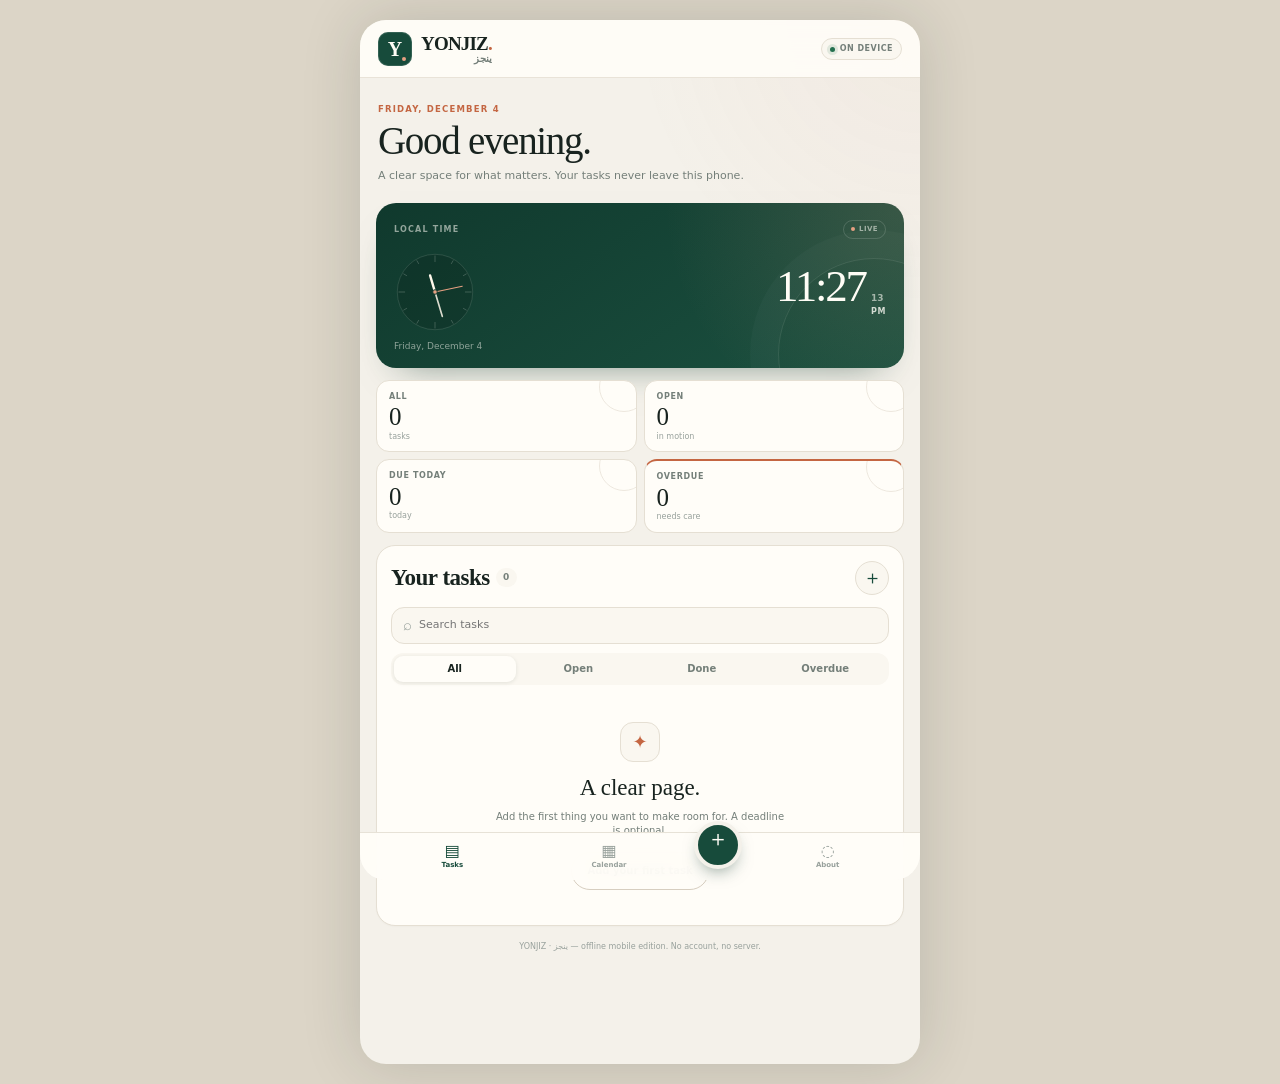
<file: mobile/app/src/main/assets/index.html>
<!DOCTYPE html>
<html lang="en">
<head>
    <meta charset="utf-8">
    <meta name="viewport" content="width=device-width, initial-scale=1, viewport-fit=cover">
    <meta name="theme-color" content="#174b3b">
    <meta name="color-scheme" content="light">
    <title>YONJIZ · ينجز</title>
    <link rel="stylesheet" href="app.css">
</head>
<body>
<div class="app-shell">
    <header class="topbar">
        <div class="brand">
            <span class="brand-mark" aria-hidden="true">Y<span></span></span>
            <span class="brand-copy">
                <span class="brand-name">YONJIZ<span class="brand-dot">.</span></span>
                <span class="brand-arabic" lang="ar" dir="rtl">ينجز</span>
            </span>
        </div>
        <div class="offline-pill"><span></span> On device</div>
    </header>

    <main class="views">
        <section class="view is-active" id="tasksView">
            <header class="welcome">
                <p class="eyebrow" id="todayLabel">TODAY</p>
                <h1><span id="greeting">Good morning.</span></h1>
                <p class="welcome-copy">A clear space for what matters. Your tasks never leave this phone.</p>
            </header>

            <section class="clock-hero" aria-label="Current time">
                <div class="clock-head">
                    <span class="clock-kicker">LOCAL TIME</span>
                    <span class="live-pill"><i></i> LIVE</span>
                </div>
                <div class="clock-main">
                    <svg class="clock-face" id="clockFace" viewBox="0 0 100 100" aria-hidden="true">
                        <circle cx="50" cy="50" r="46" class="clock-ring"></circle>
                        <g id="clockTicks"></g>
                        <line id="hourHand" x1="50" y1="50" x2="50" y2="29" class="hour-hand"></line>
                        <line id="minuteHand" x1="50" y1="50" x2="50" y2="19" class="minute-hand"></line>
                        <line id="secondHand" x1="50" y1="50" x2="50" y2="16" class="second-hand"></line>
                        <circle cx="50" cy="50" r="2.8" class="clock-pin"></circle>
                    </svg>
                    <div class="digital">
                        <span id="clockTime">--:--</span>
                        <span class="digital-side"><span id="clockSeconds">--</span><span id="clockPeriod">--</span></span>
                    </div>
                </div>
                <p class="clock-date" id="clockDate">Loading…</p>
            </section>

            <section class="stats" aria-label="Task summary">
                <article class="stat"><span>All</span><strong id="statTotal">0</strong><small>tasks</small></article>
                <article class="stat"><span>Open</span><strong id="statOpen">0</strong><small>in motion</small></article>
                <article class="stat"><span>Due today</span><strong id="statToday">0</strong><small>today</small></article>
                <article class="stat alert"><span>Overdue</span><strong id="statOverdue">0</strong><small>needs care</small></article>
            </section>

            <section class="panel task-panel">
                <div class="panel-head">
                    <div class="panel-title">
                        <h2>Your tasks</h2>
                        <span class="count-pill" id="taskCount">0</span>
                    </div>
                    <button class="icon-btn" id="openAdd" type="button" aria-label="Add task">＋</button>
                </div>

                <label class="search" for="searchInput">
                    <span aria-hidden="true">⌕</span>
                    <input id="searchInput" type="search" placeholder="Search tasks" autocomplete="off">
                </label>

                <div class="filters" role="group" aria-label="Filter tasks">
                    <button class="filter is-active" data-filter="all" type="button">All</button>
                    <button class="filter" data-filter="open" type="button">Open</button>
                    <button class="filter" data-filter="complete" type="button">Done</button>
                    <button class="filter" data-filter="overdue" type="button">Overdue</button>
                </div>

                <div class="date-chip" id="dateChip" hidden>
                    <span id="dateChipText"></span>
                    <button id="clearDate" type="button" aria-label="Clear selected date">×</button>
                </div>

                <div id="taskList" class="task-list"></div>
                <div id="emptyState" class="empty" hidden>
                    <span class="empty-icon">✦</span>
                    <h3 id="emptyTitle">A clear page.</h3>
                    <p id="emptyCopy">Add the first thing you want to make room for. A deadline is optional.</p>
                    <button class="secondary-btn" id="emptyAdd" type="button">Add your first task</button>
                </div>
            </section>
            <p class="footnote">YONJIZ · ينجز — offline mobile edition. No account, no server.</p>
        </section>

        <section class="view" id="calendarView">
            <header class="view-heading">
                <p class="eyebrow">DEADLINE CALENDAR</p>
                <h1>This month.</h1>
                <p class="welcome-copy">Tap a day to see its tasks. Deadlines are shown in your local time.</p>
            </header>
            <section class="panel calendar-panel">
                <div class="calendar-head">
                    <button class="month-btn" id="prevMonth" type="button" aria-label="Previous month">‹</button>
                    <h2 id="monthLabel">Month</h2>
                    <button class="month-btn" id="nextMonth" type="button" aria-label="Next month">›</button>
                </div>
                <div class="weekdays" aria-hidden="true">
                    <span>Sun</span><span>Mon</span><span>Tue</span><span>Wed</span><span>Thu</span><span>Fri</span><span>Sat</span>
                </div>
                <div id="calendarGrid" class="calendar-grid"></div>
                <div class="calendar-legend">
                    <span><i class="dot due"></i> Deadline</span>
                    <span><i class="dot overdue"></i> Overdue</span>
                    <button class="text-btn" id="todayButton" type="button">Today</button>
                </div>
            </section>
            <section class="panel day-panel">
                <div class="panel-head">
                    <div class="panel-title"><h2 id="dayTitle">Selected day</h2><span class="count-pill" id="dayCount">0</span></div>
                    <button class="text-btn" id="clearDay" type="button">All tasks</button>
                </div>
                <div id="dayTaskList" class="task-list"></div>
            </section>
        </section>

        <section class="view" id="aboutView">
            <header class="view-heading">
                <p class="eyebrow">ON DEVICE</p>
                <h1>Yours, locally.</h1>
                <p class="welcome-copy">YONJIZ mobile keeps your tasks in a private file on this phone. It has no internet permission and no server.</p>
            </header>
            <section class="panel about-panel">
                <div class="about-row"><span class="about-icon">◈</span><div><strong>No internet permission</strong><p>The Android manifest deliberately omits the INTERNET permission.</p></div></div>
                <div class="about-row"><span class="about-icon">▤</span><div><strong>Private local storage</strong><p>Data is written to the app’s private files directory.</p></div></div>
                <div class="about-row"><span class="about-icon">◷</span><div><strong>Local time</strong><p>Deadlines and the clock use your phone’s timezone.</p></div></div>
                <div class="about-actions">
                    <button class="secondary-btn" id="clearCompleted" type="button">Clear completed</button>
                    <button class="danger-btn" id="wipeData" type="button">Delete all data</button>
                </div>
                <p class="version">YONJIZ mobile · v1.0 · <span id="taskWipeCount">0</span> tasks on this device</p>
            </section>
        </section>
    </main>

    <nav class="tabbar" aria-label="Primary">
        <button class="tab is-active" data-view="tasks" type="button"><span>▤</span><small>Tasks</small></button>
        <button class="tab" data-view="calendar" type="button"><span>▦</span><small>Calendar</small></button>
        <button class="tab tab-add" data-action="add" type="button" aria-label="Add a task"><span>＋</span></button>
        <button class="tab" data-view="about" type="button"><span>◌</span><small>About</small></button>
    </nav>
</div>

<dialog id="taskDialog" class="sheet">
    <form id="taskForm" method="dialog">
        <div class="sheet-head">
            <div><p class="eyebrow" id="dialogEyebrow">A NEW INTENTION</p><h2 id="dialogTitle">Add a task</h2></div>
            <button class="icon-btn" id="closeDialog" type="button" aria-label="Close">×</button>
        </div>
        <label class="field">Task title
            <input id="taskTitle" type="text" maxlength="120" placeholder="What needs doing?" required autocomplete="off">
        </label>
        <label class="field">Notes <span class="optional">optional</span>
            <textarea id="taskDescription" maxlength="1000" rows="3" placeholder="A little context, if it helps."></textarea>
        </label>
        <div class="field">Priority
            <div class="priority-options" id="priorityOptions">
                <label><input type="radio" name="priority" value="1"><span>Very low</span></label>
                <label><input type="radio" name="priority" value="2"><span>Low</span></label>
                <label><input type="radio" name="priority" value="3" checked><span>Medium</span></label>
                <label><input type="radio" name="priority" value="4"><span>High</span></label>
                <label><input type="radio" name="priority" value="5"><span>Critical</span></label>
            </div>
        </div>
        <div class="deadline-setting">
            <div><strong>Deadline</strong><p>Optional. Leave it off for an open-ended task.</p></div>
            <label class="switch"><input id="hasDeadline" type="checkbox"><span></span></label>
        </div>
        <label class="field deadline-field" id="deadlineField">Date &amp; time
            <input id="taskDeadline" type="datetime-local" disabled>
        </label>
        <p class="form-error" id="formError" hidden></p>
        <div class="sheet-actions">
            <button class="secondary-btn" id="cancelDialog" type="button">Cancel</button>
            <button class="primary-btn" id="saveTask" type="submit">Add task</button>
        </div>
    </form>
</dialog>

<div class="toast" id="toast" role="status" aria-live="polite"></div>
<script src="app.js"></script>
</body>
</html>
</file>
<file: mobile/app/src/main/assets/app.css>
:root {
    --forest: #174b3b;
    --forest-deep: #10392d;
    --forest-wash: #e7efe9;
    --clay: #c46642;
    --clay-light: #e7a082;
    --clay-soft: #f9e8df;
    --canvas: #f4f1ea;
    --paper: #fffdf8;
    --paper-soft: #faf7f0;
    --ink: #18231f;
    --ink-soft: #33413b;
    --muted: #747f79;
    --muted-light: #98a19c;
    --line: #e5dfd3;
    --line-strong: #d7cec0;
    --gold: #b9832c;
    --gold-soft: #fbf1d9;
    --danger: #ae443d;
    --danger-soft: #fae9e7;
    --success: #24704f;
    --display: "Palatino Linotype", Palatino, "Book Antiqua", Georgia, serif;
    --sans: "Segoe UI", system-ui, -apple-system, sans-serif;
}

* { box-sizing: border-box; -webkit-tap-highlight-color: transparent; }
[hidden] { display: none !important; }
html { background: #dcd5c7; }
body {
    margin: 0;
    min-height: 100vh;
    min-height: 100dvh;
    background: #dcd5c7;
    color: var(--ink-soft);
    font-family: var(--sans);
    font-size: 15px;
    line-height: 1.45;
    -webkit-font-smoothing: antialiased;
}
button, input, textarea, select { font: inherit; }
button { cursor: pointer; }
button:disabled { cursor: not-allowed; opacity: .4; }
h1, h2, h3, p { margin: 0; }
::selection { background: var(--forest-wash); color: var(--forest-deep); }

.app-shell {
    position: relative;
    width: min(100%, 560px);
    min-height: 100vh;
    min-height: 100dvh;
    margin: 0 auto;
    background:
        radial-gradient(circle at 100% 0%, rgba(196, 102, 66, .055), transparent 18rem),
        var(--canvas);
    overflow-x: hidden;
    box-shadow: 0 0 60px rgba(24, 35, 31, .16);
}

.topbar {
    position: sticky;
    top: 0;
    z-index: 40;
    display: flex;
    align-items: center;
    justify-content: space-between;
    gap: 12px;
    padding: calc(12px + env(safe-area-inset-top)) 18px 11px;
    background: rgba(255, 253, 248, .9);
    border-bottom: 1px solid rgba(229, 223, 211, .85);
    backdrop-filter: blur(14px);
    -webkit-backdrop-filter: blur(14px);
}
.brand { display: flex; align-items: center; gap: 9px; min-width: 0; }
.brand-mark {
    position: relative;
    display: grid;
    place-items: center;
    width: 34px;
    height: 34px;
    flex: 0 0 auto;
    border-radius: 10px;
    background: var(--forest);
    color: #fffdf6;
    font-family: var(--display);
    font-size: 20px;
    font-weight: 600;
    box-shadow: inset 0 0 0 1px rgba(255,255,255,.12);
}
.brand-mark span {
    position: absolute;
    right: 6px;
    bottom: 5px;
    width: 4px;
    height: 4px;
    border-radius: 50%;
    background: var(--clay-light);
}
.brand-copy { display: flex; flex-direction: column; line-height: 1; }
.brand-name {
    font-family: var(--display);
    font-size: 19px;
    font-weight: 600;
    color: var(--ink);
    letter-spacing: -.8px;
}
.brand-dot { color: var(--clay); }
.brand-arabic {
    margin-top: 1px;
    color: var(--muted);
    font-family: "Segoe UI", Tahoma, sans-serif;
    font-size: 10px;
    font-weight: 700;
}
.offline-pill {
    display: inline-flex;
    align-items: center;
    gap: 5px;
    flex: 0 0 auto;
    padding: 4px 8px;
    border: 1px solid var(--line);
    border-radius: 999px;
    color: var(--muted);
    background: var(--paper-soft);
    font-size: 8px;
    font-weight: 700;
    letter-spacing: .06em;
    text-transform: uppercase;
}
.offline-pill span {
    width: 5px;
    height: 5px;
    border-radius: 50%;
    background: var(--success);
    box-shadow: 0 0 0 3px rgba(36,112,79,.12);
}

.views { padding-bottom: calc(100px + env(safe-area-inset-bottom)); }
.view { display: none; padding: 22px 16px 12px; animation: viewIn .22s ease; }
.view.is-active { display: block; }
@keyframes viewIn { from { opacity: 0; transform: translateY(4px); } to { opacity: 1; transform: none; } }

.eyebrow {
    color: var(--clay);
    font-size: 8.5px;
    font-weight: 800;
    letter-spacing: .14em;
    text-transform: uppercase;
}
.welcome { margin: 3px 2px 19px; }
.welcome h1 {
    margin: 6px 0 7px;
    font-family: var(--display);
    font-size: 39px;
    font-weight: 500;
    line-height: 1;
    letter-spacing: -1.3px;
    color: var(--ink);
}
.welcome-copy {
    max-width: 390px;
    color: var(--muted);
    font-size: 11px;
    line-height: 1.55;
}
.view-heading { margin: 3px 2px 18px; }
.view-heading h1 {
    margin: 6px 0 7px;
    font-family: var(--display);
    font-size: 36px;
    font-weight: 500;
    line-height: 1;
    letter-spacing: -1.2px;
    color: var(--ink);
}

.clock-hero {
    position: relative;
    overflow: hidden;
    padding: 17px 18px 15px;
    border-radius: 20px;
    background:
        radial-gradient(circle at 100% 0%, rgba(231,160,130,.16), transparent 15rem),
        linear-gradient(145deg, var(--forest-deep), #1b5140);
    color: #fffdf6;
    box-shadow: 0 18px 36px -24px rgba(16,57,45,.6);
}
.clock-hero::after {
    content: "";
    position: absolute;
    right: -66px;
    bottom: -82px;
    width: 190px;
    height: 190px;
    border: 1px solid rgba(255,253,246,.1);
    border-radius: 50%;
    box-shadow: 0 0 0 28px rgba(255,253,246,.025);
    pointer-events: none;
}
.clock-head { display: flex; align-items: center; justify-content: space-between; }
.clock-kicker { color: rgba(255,253,246,.55); font-size: 8px; font-weight: 700; letter-spacing: .15em; }
.live-pill {
    display: inline-flex;
    align-items: center;
    gap: 4px;
    padding: 3px 7px;
    border: 1px solid rgba(255,253,246,.15);
    border-radius: 999px;
    color: rgba(255,253,246,.55);
    font-size: 7px;
    font-weight: 700;
    letter-spacing: .06em;
}
.live-pill i { width: 4px; height: 4px; border-radius: 50%; background: var(--clay-light); animation: pulse 2.4s infinite; }
@keyframes pulse { 0%,100%{opacity:1} 50%{opacity:.35} }
.clock-main { display: flex; align-items: center; justify-content: space-between; gap: 12px; margin: 12px 0 7px; }
.clock-face { width: 82px; height: 82px; flex: 0 0 auto; }
.clock-ring { fill: rgba(8,34,26,.26); stroke: rgba(255,253,246,.18); stroke-width: .8; }
.clock-face line { stroke-linecap: round; }
.hour-hand { stroke: #fff8eb; stroke-width: 3; }
.minute-hand { stroke: rgba(255,248,235,.85); stroke-width: 2; }
.second-hand { stroke: var(--clay-light); stroke-width: 1.2; }
.clock-pin { fill: var(--clay-light); stroke: var(--forest-deep); stroke-width: 1.2; }
.clock-face g line { stroke: rgba(255,253,246,.35); stroke-width: .7; }
.digital { display: flex; align-items: baseline; gap: 5px; margin-left: auto; }
#clockTime {
    font-family: var(--display);
    font-size: 45px;
    font-weight: 500;
    letter-spacing: -2.2px;
    line-height: .9;
    font-variant-numeric: tabular-nums;
}
.digital-side { display: flex; flex-direction: column; gap: 1px; }
#clockSeconds { color: rgba(255,253,246,.58); font-size: 9px; font-weight: 600; }
#clockPeriod { color: rgba(255,253,246,.8); font-size: 8px; font-weight: 800; letter-spacing: .08em; }
.clock-date { color: rgba(255,253,246,.52); font-size: 9px; }

.stats { display: grid; grid-template-columns: 1fr 1fr; gap: 7px; margin: 12px 0; }
.stat {
    position: relative;
    overflow: hidden;
    padding: 10px 12px 9px;
    border: 1px solid var(--line);
    border-radius: 13px;
    background: var(--paper);
}
.stat::after {
    content: "";
    position: absolute;
    right: -13px;
    top: -19px;
    width: 48px;
    height: 48px;
    border: 1px solid var(--line);
    border-radius: 50%;
    opacity: .7;
}
.stat span { display: block; color: var(--muted); font-size: 8px; font-weight: 800; letter-spacing: .08em; text-transform: uppercase; }
.stat strong { display: block; margin-top: 1px; color: var(--ink); font-family: var(--display); font-size: 25px; font-weight: 500; line-height: 1.1; }
.stat small { display: block; color: var(--muted-light); font-size: 8px; }
.stat.alert { border-top: 2px solid var(--clay); }

.panel {
    border: 1px solid var(--line);
    border-radius: 19px;
    background: var(--paper);
    box-shadow: 0 1px 2px rgba(24,35,31,.025);
}
.task-panel { padding: 15px 14px 13px; }
.panel-head { display: flex; align-items: center; justify-content: space-between; gap: 10px; }
.panel-title { display: flex; align-items: center; gap: 6px; }
.panel-title h2 { font-family: var(--display); font-size: 23px; font-weight: 600; letter-spacing: -.5px; color: var(--ink); }
.count-pill {
    display: inline-flex;
    align-items: center;
    justify-content: center;
    min-width: 21px;
    height: 19px;
    padding: 0 6px;
    border-radius: 999px;
    background: var(--paper-soft);
    color: var(--muted);
    font-size: 9px;
    font-weight: 700;
}
.icon-btn {
    display: inline-flex;
    align-items: center;
    justify-content: center;
    width: 34px;
    height: 34px;
    padding: 0;
    border: 1px solid var(--line);
    border-radius: 50%;
    background: var(--paper-soft);
    color: var(--forest);
    font-size: 19px;
}
.search {
    display: flex;
    align-items: center;
    gap: 7px;
    min-height: 37px;
    margin-top: 12px;
    padding: 0 11px;
    border: 1px solid var(--line);
    border-radius: 13px;
    background: var(--paper-soft);
    color: var(--muted-light);
}
.search input {
    width: 100%;
    min-width: 0;
    padding: 0;
    border: 0;
    background: transparent;
    color: var(--ink);
    font-size: 11px;
    outline: none;
}
.search:focus-within { border-color: var(--forest); background: #fff; }
.filters { display: grid; grid-template-columns: repeat(4, 1fr); gap: 2px; margin: 9px 0 10px; padding: 3px; border-radius: 12px; background: var(--paper-soft); }
.filter {
    padding: 6px 3px;
    border: 0;
    border-radius: 9px;
    background: transparent;
    color: var(--muted);
    font-size: 10px;
    font-weight: 600;
}
.filter.is-active { background: var(--paper); color: var(--ink); box-shadow: 0 1px 4px rgba(24,35,31,.1); }
.date-chip {
    display: flex;
    align-items: center;
    justify-content: space-between;
    gap: 8px;
    margin: 4px 0 8px;
    padding: 6px 9px;
    border: 1px solid var(--gold-soft);
    border-radius: 9px;
    background: #fdf8ec;
    color: #7f5b1f;
    font-size: 9px;
}
.date-chip button { border: 0; background: none; color: #7f5b1f; font-size: 16px; line-height: 1; padding: 0 2px; }
.task-list { display: grid; gap: 7px; margin-top: 2px; }
.task-card {
    display: flex;
    align-items: flex-start;
    gap: 9px;
    padding: 11px 10px;
    border: 1px solid var(--line);
    border-radius: 13px;
    background: var(--paper-soft);
    transition: opacity .2s, background .2s;
}
.task-card.is-complete { opacity: .62; background: #f7f5ef; }
.task-check {
    display: grid;
    place-items: center;
    width: 22px;
    height: 22px;
    flex: 0 0 auto;
    margin-top: 1px;
    padding: 0;
    border: 1.5px solid var(--line-strong);
    border-radius: 50%;
    background: transparent;
    color: transparent;
    font-size: 10px;
    font-weight: 800;
}
.task-check.is-checked { background: var(--forest); border-color: var(--forest); color: #fffdf6; }
.task-body { min-width: 0; flex: 1; }
.task-top { display: flex; align-items: flex-start; gap: 6px; }
.task-title { flex: 1; min-width: 0; overflow-wrap: anywhere; color: var(--ink); font-size: 12px; font-weight: 650; line-height: 1.35; }
.is-complete .task-title { color: var(--muted); text-decoration: line-through; }
.priority {
    flex: 0 0 auto;
    padding: 2px 5px;
    border-radius: 7px;
    font-size: 7px;
    font-weight: 800;
    letter-spacing: .04em;
}
.priority[data-p="1"] { background: #f0eee9; color: #7d837f; }
.priority[data-p="2"] { background: var(--forest-wash); color: var(--forest); }
.priority[data-p="3"] { background: #edf1f7; color: #48627f; }
.priority[data-p="4"] { background: var(--gold-soft); color: #8f6212; }
.priority[data-p="5"] { background: var(--clay-soft); color: #a14321; }
.task-desc { margin-top: 2px; color: var(--muted); font-size: 10px; overflow-wrap: anywhere; }
.task-meta { display: flex; align-items: center; flex-wrap: wrap; gap: 6px; margin-top: 5px; color: var(--muted-light); font-size: 8px; }
.due-badge { padding: 2px 5px; border-radius: 6px; font-size: 7px; font-weight: 800; }
.due-badge.overdue { background: var(--danger-soft); color: var(--danger); }
.due-badge.today { background: var(--gold-soft); color: #8a5b0e; }
.due-badge.soon { background: var(--forest-wash); color: var(--forest); }
.due-badge.done { background: #e6f1eb; color: var(--success); }
.task-actions { display: flex; flex-direction: column; gap: 1px; margin-left: 1px; }
.mini-btn { width: 25px; height: 25px; padding: 0; border: 0; border-radius: 50%; background: transparent; color: var(--muted-light); font-size: 12px; }
.mini-btn:hover { background: var(--paper); color: var(--ink); }
.empty { padding: 27px 13px 22px; text-align: center; }
.empty-icon { display: inline-grid; place-items: center; width: 40px; height: 40px; margin-bottom: 9px; border: 1px solid var(--line); border-radius: 13px; color: var(--clay); background: var(--paper-soft); font-size: 18px; }
.empty h3 { font-family: var(--display); font-size: 23px; color: var(--ink); font-weight: 500; }
.empty p { max-width: 290px; margin: 5px auto 13px; color: var(--muted); font-size: 10px; }
.secondary-btn, .primary-btn, .danger-btn {
    min-height: 38px;
    padding: 0 15px;
    border-radius: 999px;
    font-size: 10px;
    font-weight: 700;
}
.secondary-btn { border: 1px solid var(--line-strong); background: var(--paper); color: var(--ink-soft); }
.primary-btn { border: 1px solid var(--forest); background: var(--forest); color: #fffdf6; }
.danger-btn { border: 1px solid #f0d3cf; background: var(--danger-soft); color: var(--danger); }
.footnote { margin: 15px 3px 0; color: var(--muted-light); font-size: 8px; text-align: center; }

.calendar-panel { padding: 14px; }
.calendar-head { display: flex; align-items: center; justify-content: space-between; margin-bottom: 10px; }
.calendar-head h2 { font-family: var(--display); font-size: 23px; font-weight: 600; letter-spacing: -.5px; color: var(--ink); }
.month-btn { width: 29px; height: 29px; border: 1px solid var(--line); border-radius: 50%; background: var(--paper-soft); color: var(--muted); font-size: 17px; line-height: 1; }
.weekdays, .calendar-grid { display: grid; grid-template-columns: repeat(7, 1fr); gap: 2px; }
.weekdays { margin-bottom: 3px; color: var(--muted-light); font-size: 7px; font-weight: 800; letter-spacing: .04em; text-align: center; text-transform: uppercase; }
.day {
    position: relative;
    display: grid;
    place-items: center;
    width: 100%;
    aspect-ratio: 1;
    border: 0;
    border-radius: 50%;
    background: transparent;
    color: var(--ink-soft);
    font-size: 10px;
    font-variant-numeric: tabular-nums;
}
.day.outside { color: var(--muted-light); opacity: .35; }
.day.weekend { color: var(--clay); }
.day.today { box-shadow: inset 0 0 0 1.5px var(--forest); color: var(--forest); font-weight: 800; }
.day.selected { background: var(--forest); color: #fffdf6; font-weight: 700; box-shadow: none; }
.day.has-deadline::after { content: ""; position: absolute; bottom: 3px; left: 50%; width: 3px; height: 3px; margin-left: -1.5px; border-radius: 50%; background: var(--clay); }
.day.has-overdue::after { background: var(--danger); }
.day.has-complete::after { background: var(--muted-light); }
.day.selected::after { background: #fffdf6; }
.calendar-legend { display: flex; align-items: center; gap: 10px; margin-top: 9px; padding-top: 9px; border-top: 1px solid var(--line); color: var(--muted); font-size: 8px; }
.calendar-legend span { display: inline-flex; align-items: center; gap: 3px; }
.dot { width: 4px; height: 4px; border-radius: 50%; background: var(--clay); }
.dot.overdue { background: var(--danger); }
.text-btn { margin-left: auto; padding: 0; border: 0; background: none; color: var(--forest); font-size: 8px; font-weight: 700; }
.day-panel { margin-top: 10px; padding: 14px; }
.day-panel .panel-title h2 { font-size: 20px; }
.day-panel .panel-head { margin-bottom: 8px; }

.about-panel { padding: 15px; }
.about-row { display: flex; align-items: flex-start; gap: 10px; padding: 10px 0; border-bottom: 1px solid var(--line); }
.about-row:last-of-type { border-bottom: 0; }
.about-icon { display: grid; place-items: center; width: 30px; height: 30px; flex: 0 0 auto; border-radius: 9px; background: var(--forest-wash); color: var(--forest); font-size: 14px; }
.about-row strong { display: block; color: var(--ink); font-size: 10px; }
.about-row p { margin-top: 2px; color: var(--muted); font-size: 9px; line-height: 1.5; }
.about-actions { display: grid; grid-template-columns: 1fr 1fr; gap: 7px; margin: 13px 0 11px; }
.about-actions button { width: 100%; }
.version { color: var(--muted-light); font-size: 8px; text-align: center; }

.tabbar {
    position: fixed;
    bottom: 0;
    left: 50%;
    z-index: 50;
    display: grid;
    grid-template-columns: 1fr 1fr 62px 1fr;
    align-items: center;
    width: min(100%, 560px);
    transform: translateX(-50%);
    padding: 7px 14px calc(7px + env(safe-area-inset-bottom));
    border-top: 1px solid rgba(229,223,211,.9);
    background: rgba(255,253,248,.94);
    backdrop-filter: blur(16px);
    -webkit-backdrop-filter: blur(16px);
}
.tab { display: flex; flex-direction: column; align-items: center; gap: 1px; padding: 3px; border: 0; background: none; color: var(--muted-light); }
.tab span { font-size: 16px; line-height: 1; }
.tab small { font-size: 7px; font-weight: 700; }
.tab.is-active { color: var(--forest); }
.tab-add {
    width: 48px;
    height: 48px;
    justify-self: center;
    margin-top: -22px;
    border: 4px solid var(--canvas) !important;
    border-radius: 50%;
    background: var(--forest);
    color: #fffdf6;
    box-shadow: 0 8px 18px -8px rgba(16,57,45,.6);
}
.tab-add span { font-size: 22px; font-weight: 300; }

.sheet {
    width: 100%;
    max-width: 560px;
    max-height: calc(100dvh - 30px);
    margin: auto auto 0;
    padding: 0;
    border: 0;
    border-radius: 23px 23px 0 0;
    background: var(--paper);
    color: var(--ink);
    box-shadow: 0 -20px 80px rgba(16,57,45,.3);
    overflow: auto;
}
.sheet::backdrop { background: rgba(16,30,25,.48); backdrop-filter: blur(3px); }
.sheet[open] { animation: sheetIn .24s ease; }
@keyframes sheetIn { from { opacity: 0; transform: translateY(18px); } to { opacity: 1; transform: none; } }
#taskForm { padding: 20px 17px calc(18px + env(safe-area-inset-bottom)); }
.sheet-head { display: flex; align-items: flex-start; justify-content: space-between; margin-bottom: 13px; }
.sheet-head h2 { margin-top: 4px; font-family: var(--display); font-size: 28px; font-weight: 500; letter-spacing: -.8px; color: var(--ink); }
.field { display: grid; gap: 5px; margin-top: 10px; color: var(--ink-soft); font-size: 9px; font-weight: 700; }
.optional { color: var(--muted-light); font-weight: 400; text-transform: uppercase; font-size: 7px; letter-spacing: .05em; }
.field input, .field textarea {
    width: 100%;
    padding: 10px 11px;
    border: 1px solid var(--line-strong);
    border-radius: 9px;
    background: #fffefa;
    color: var(--ink);
    font-size: 11px;
    font-weight: 400;
    outline: none;
}
.field input:focus, .field textarea:focus { border-color: var(--forest); box-shadow: 0 0 0 3px rgba(23,75,59,.08); }
.field textarea { resize: vertical; min-height: 65px; }
.priority-options { display: grid; grid-template-columns: 1fr 1fr; gap: 5px; margin-top: 2px; }
.priority-options label { cursor: pointer; }
.priority-options input { position: absolute; opacity: 0; width: 1px; height: 1px; }
.priority-options span { display: flex; align-items: center; justify-content: center; height: 32px; border: 1px solid var(--line); border-radius: 8px; background: var(--paper-soft); color: var(--muted); font-size: 9px; font-weight: 600; }
.priority-options input:checked + span { border-color: var(--forest); background: var(--forest-wash); color: var(--forest); }
.priority-options label:last-child { grid-column: 1 / -1; }
.deadline-setting { display: flex; align-items: center; justify-content: space-between; gap: 12px; margin-top: 13px; padding: 10px 11px; border: 1px solid var(--line); border-radius: 10px; background: var(--paper-soft); }
.deadline-setting strong { display: block; font-size: 9px; }
.deadline-setting p { margin-top: 1px; color: var(--muted); font-size: 8px; }
.switch { position: relative; flex: 0 0 auto; width: 38px; height: 22px; }
.switch input { position: absolute; opacity: 0; width: 1px; height: 1px; }
.switch span { position: absolute; inset: 0; border-radius: 999px; background: var(--line-strong); transition: background .18s; }
.switch span::after { content: ""; position: absolute; top: 3px; left: 3px; width: 16px; height: 16px; border-radius: 50%; background: #fff; box-shadow: 0 1px 3px rgba(0,0,0,.2); transition: transform .18s; }
.switch input:checked + span { background: var(--forest); }
.switch input:checked + span::after { transform: translateX(16px); }
.deadline-field { transition: opacity .18s; }
.deadline-field.is-disabled { opacity: .4; }
.form-error { margin-top: 9px; padding: 7px 9px; border-radius: 7px; background: var(--danger-soft); color: var(--danger); font-size: 9px; }
.sheet-actions { display: grid; grid-template-columns: 1fr 1.4fr; gap: 7px; margin-top: 15px; padding-top: 12px; border-top: 1px solid var(--line); }
.sheet-actions button { width: 100%; }
.toast {
    position: fixed;
    left: 50%;
    bottom: calc(80px + env(safe-area-inset-bottom));
    z-index: 80;
    max-width: calc(100% - 36px);
    padding: 9px 14px;
    border-radius: 999px;
    background: var(--ink);
    color: #fffdf6;
    font-size: 10px;
    opacity: 0;
    transform: translate(-50%, 8px);
    pointer-events: none;
    transition: opacity .2s, transform .2s;
}
.toast.show { opacity: 1; transform: translate(-50%, 0); }

@media (min-width: 600px) {
    body { padding: 20px 0; }
    .app-shell { min-height: calc(100dvh - 40px); border-radius: 26px; overflow: hidden; }
    .tabbar { bottom: 20px; border-radius: 0 0 26px 26px; }
    .sheet { border-radius: 23px; margin: auto; max-width: 520px; }
}
@media (max-width: 360px) {
    .welcome h1 { font-size: 34px; }
    #clockTime { font-size: 40px; }
    .tab { font-size: 10px; }
}
@media (prefers-reduced-motion: reduce) {
    * { animation-duration: .01ms !important; transition-duration: .01ms !important; }
}
</file>
